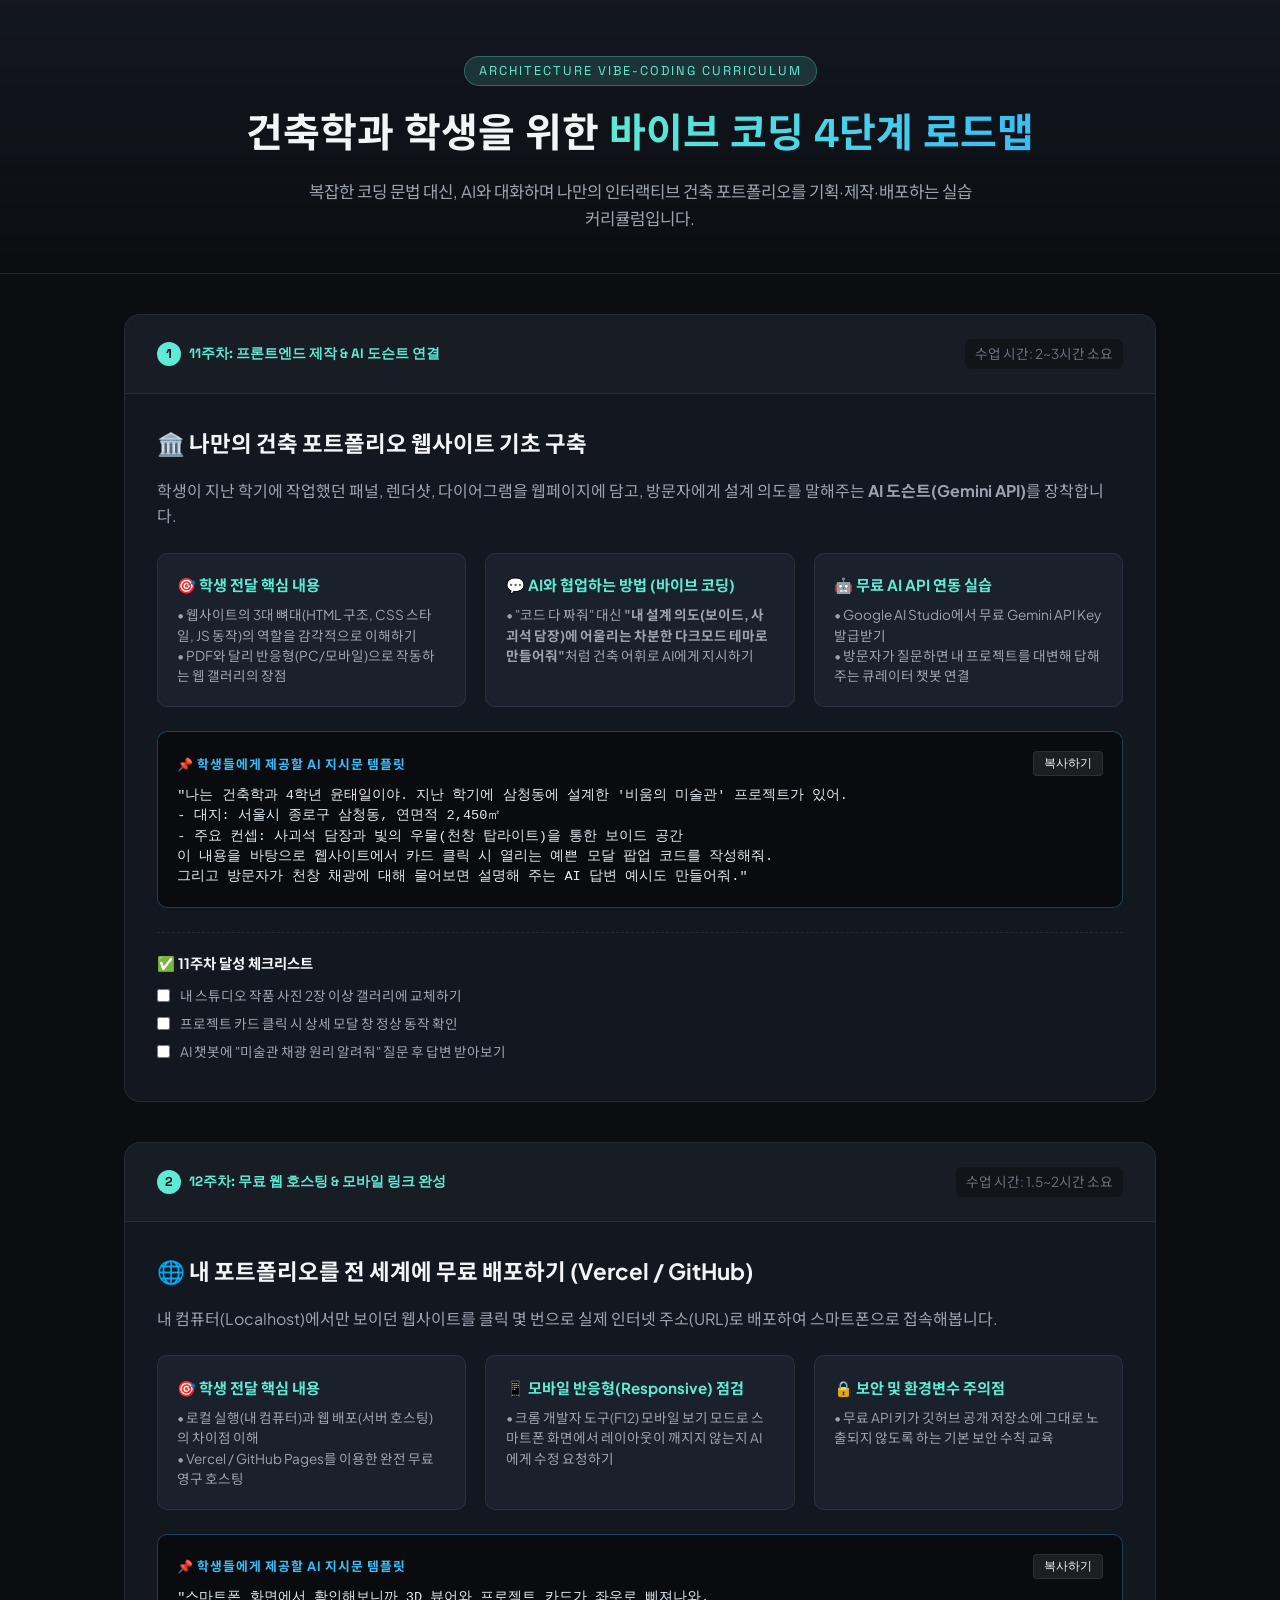
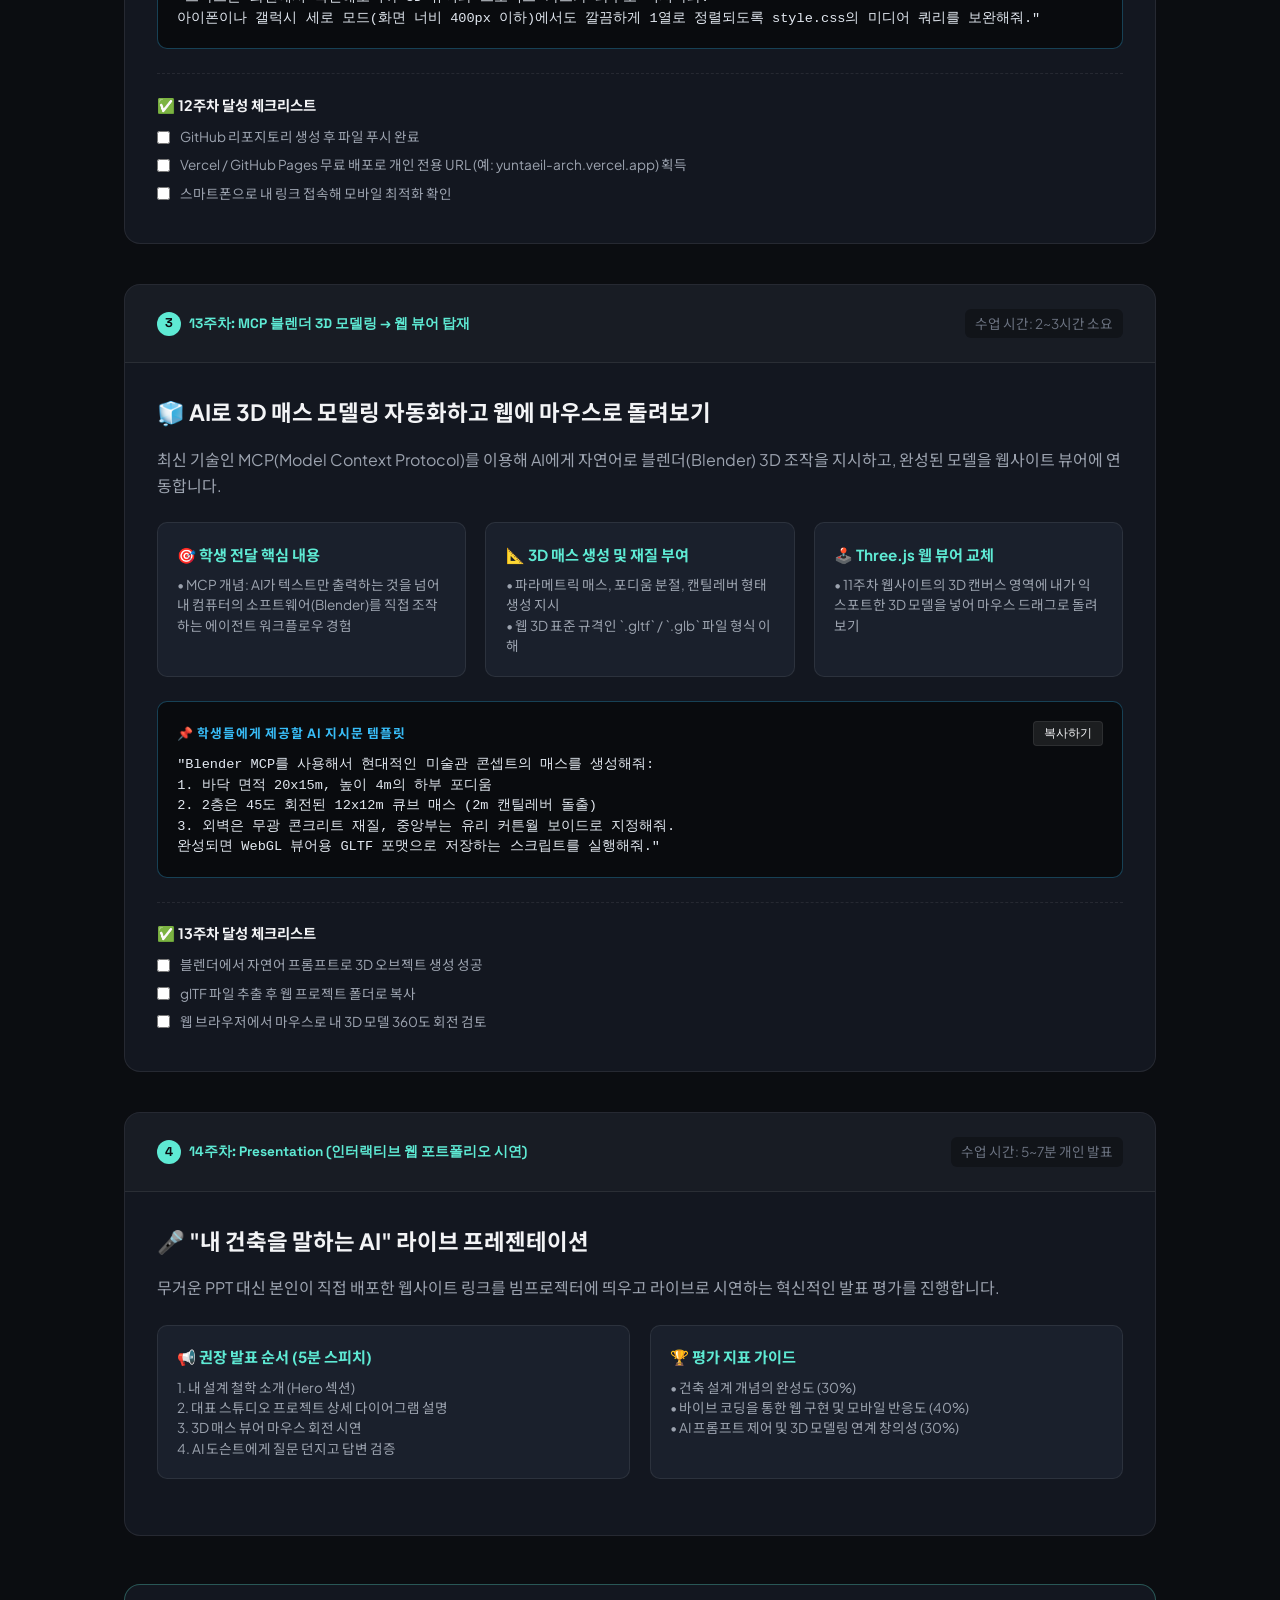
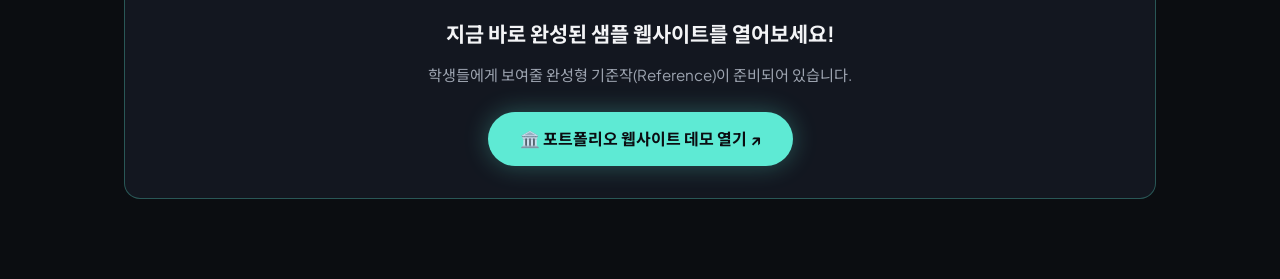
<file: curriculum.html>
<!DOCTYPE html>
<html lang="ko">
<head>
    <meta charset="UTF-8">
    <meta name="viewport" content="width=device-width, initial-scale=1.0">
    <title>건축학과 바이브 코딩 실습 로드맵 & 가이드</title>
    <link rel="preconnect" href="https://fonts.googleapis.com">
    <link rel="preconnect" href="https://fonts.gstatic.com" crossorigin>
    <link href="https://fonts.googleapis.com/css2?family=Plus+Jakarta+Sans:wght@400;600;700&family=Space+Grotesk:wght@500;700&family=Noto+Sans+KR:wght@300;400;500;700&display=swap" rel="stylesheet">
    <style>
        :root {
            --bg: #0b0d11;
            --surface: #131720;
            --surface-card: #1a202c;
            --border: rgba(255, 255, 255, 0.08);
            --border-accent: rgba(94, 234, 212, 0.3);
            --accent: #5eead4;
            --accent-glow: rgba(94, 234, 212, 0.15);
            --blue: #38bdf8;
            --purple: #a855f7;
            --text-main: #f3f4f6;
            --text-sub: #9ca3af;
            --text-muted: #6b7280;
            --radius-lg: 16px;
            --radius-md: 10px;
        }

        * { box-sizing: border-box; margin: 0; padding: 0; }
        body {
            background-color: var(--bg);
            color: var(--text-main);
            font-family: 'Plus Jakarta Sans', 'Noto Sans KR', sans-serif;
            line-height: 1.6;
            padding-bottom: 5rem;
        }

        /* Top Hero */
        .header {
            background: linear-gradient(180deg, rgba(20, 24, 33, 0.9) 0%, rgba(11, 13, 17, 0.4) 100%);
            border-bottom: 1px solid var(--border);
            padding: 3.5rem 2rem 2.5rem 2rem;
            text-align: center;
        }
        .tag {
            display: inline-block;
            font-family: 'Space Grotesk', sans-serif;
            font-size: 0.8rem;
            letter-spacing: 2px;
            color: var(--accent);
            background: var(--accent-glow);
            padding: 4px 14px;
            border-radius: 20px;
            border: 1px solid var(--border-accent);
            margin-bottom: 1rem;
        }
        .title {
            font-family: 'Space Grotesk', 'Noto Sans KR', sans-serif;
            font-size: 2.5rem;
            font-weight: 700;
            margin-bottom: 0.8rem;
        }
        .title span {
            background: linear-gradient(90deg, var(--accent), var(--blue));
            -webkit-background-clip: text;
            -webkit-text-fill-color: transparent;
        }
        .desc {
            max-width: 680px;
            margin: 0 auto;
            color: var(--text-sub);
            font-size: 1.05rem;
        }

        /* Main Container */
        .container {
            max-width: 1080px;
            margin: 2.5rem auto 0 auto;
            padding: 0 1.5rem;
        }

        /* Nav Pills */
        .phase-tabs {
            display: flex;
            justify-content: center;
            gap: 1rem;
            margin-bottom: 3rem;
            flex-wrap: wrap;
        }
        .tab-btn {
            background: var(--surface);
            border: 1px solid var(--border);
            color: var(--text-sub);
            padding: 0.75rem 1.6rem;
            border-radius: 30px;
            cursor: pointer;
            font-weight: 600;
            font-size: 0.95rem;
            transition: all 0.2s;
        }
        .tab-btn.active, .tab-btn:hover {
            border-color: var(--accent);
            color: var(--accent);
            background: rgba(94, 234, 212, 0.08);
        }

        /* Step Card */
        .step-card {
            background: var(--surface);
            border: 1px solid var(--border);
            border-radius: var(--radius-lg);
            margin-bottom: 2.5rem;
            overflow: hidden;
            transition: border-color 0.2s;
        }
        .step-card:hover {
            border-color: var(--border-accent);
        }
        .step-header {
            padding: 1.5rem 2rem;
            background: rgba(255, 255, 255, 0.02);
            border-bottom: 1px solid var(--border);
            display: flex;
            justify-content: space-between;
            align-items: center;
            flex-wrap: wrap;
            gap: 1rem;
        }
        .step-badge {
            font-family: 'Space Grotesk', sans-serif;
            font-size: 0.85rem;
            font-weight: 700;
            color: var(--accent);
            display: flex;
            align-items: center;
            gap: 8px;
        }
        .step-badge .num {
            background: var(--accent);
            color: #0b0d11;
            width: 24px;
            height: 24px;
            border-radius: 50%;
            display: inline-flex;
            align-items: center;
            justify-content: center;
            font-size: 0.8rem;
        }
        .step-time {
            font-size: 0.85rem;
            color: var(--text-muted);
            background: rgba(0,0,0,0.3);
            padding: 4px 10px;
            border-radius: 6px;
        }
        .step-body {
            padding: 2rem;
        }
        .step-title {
            font-size: 1.4rem;
            font-weight: 700;
            margin-bottom: 1rem;
            display: flex;
            align-items: center;
            gap: 10px;
        }
        .step-intro {
            color: var(--text-sub);
            margin-bottom: 1.5rem;
            font-size: 1rem;
        }

        /* Teaching Points Grid */
        .point-grid {
            display: grid;
            grid-template-columns: repeat(auto-fit, minmax(280px, 1fr));
            gap: 1.2rem;
            margin-bottom: 1.5rem;
        }
        .point-box {
            background: var(--surface-card);
            border: 1px solid var(--border);
            padding: 1.2rem;
            border-radius: var(--radius-md);
        }
        .point-box h4 {
            color: var(--accent);
            font-size: 0.95rem;
            margin-bottom: 0.5rem;
            display: flex;
            align-items: center;
            gap: 6px;
        }
        .point-box p {
            font-size: 0.85rem;
            color: var(--text-sub);
            line-height: 1.5;
        }

        /* Prompt Template Box (AI 바이브코딩 프롬프트) */
        .prompt-template {
            background: #090b0e;
            border: 1px solid rgba(56, 189, 248, 0.3);
            border-radius: var(--radius-md);
            padding: 1.2rem;
            margin-top: 1.2rem;
        }
        .prompt-header {
            display: flex;
            justify-content: space-between;
            align-items: center;
            margin-bottom: 0.6rem;
        }
        .prompt-label {
            font-size: 0.8rem;
            font-weight: 700;
            color: var(--blue);
            letter-spacing: 1px;
        }
        .btn-copy {
            background: rgba(255, 255, 255, 0.08);
            border: 1px solid var(--border);
            color: var(--text-main);
            padding: 3px 10px;
            font-size: 0.75rem;
            border-radius: 4px;
            cursor: pointer;
        }
        .btn-copy:hover {
            background: var(--accent);
            color: #000;
        }
        .prompt-code {
            font-family: monospace;
            font-size: 0.85rem;
            color: #e2e8f0;
            white-space: pre-wrap;
            line-height: 1.5;
        }

        /* Checklist */
        .checklist {
            margin-top: 1.5rem;
            padding-top: 1.2rem;
            border-top: 1px dashed var(--border);
        }
        .checklist h5 {
            font-size: 0.9rem;
            color: var(--text-main);
            margin-bottom: 0.6rem;
        }
        .check-item {
            display: flex;
            align-items: center;
            gap: 10px;
            font-size: 0.85rem;
            color: var(--text-sub);
            margin-bottom: 0.4rem;
        }
        .check-item input[type="checkbox"] {
            accent-color: var(--accent);
            cursor: pointer;
        }

        /* Floating action bottom */
        .launch-bar {
            text-align: center;
            margin-top: 3rem;
            padding: 2rem;
            background: var(--surface);
            border-radius: var(--radius-lg);
            border: 1px solid var(--border-accent);
        }
        .btn-live {
            display: inline-block;
            background: var(--accent);
            color: #0b0d11;
            font-weight: 700;
            padding: 0.9rem 2rem;
            border-radius: 30px;
            text-decoration: none;
            font-size: 1rem;
            box-shadow: 0 0 25px rgba(94, 234, 212, 0.3);
            transition: transform 0.2s;
        }
        .btn-live:hover {
            transform: scale(1.04);
        }
    </style>
</head>
<body>

    <!-- Header -->
    <header class="header">
        <span class="tag">ARCHITECTURE VIBE-CODING CURRICULUM</span>
        <h1 class="title">건축학과 학생을 위한 <span>바이브 코딩 4단계 로드맵</span></h1>
        <p class="desc">
            복잡한 코딩 문법 대신, AI와 대화하며 나만의 인터랙티브 건축 포트폴리오를 기획·제작·배포하는 실습 커리큘럼입니다.
        </p>
    </header>

    <div class="container">
        <!-- Week 11: 바이브코딩 3 -->
        <div class="step-card" id="week11">
            <div class="step-header">
                <div class="step-badge">
                    <span class="num">1</span>
                    <span>11주차: 프론트엔드 제작 & AI 도슨트 연결</span>
                </div>
                <span class="step-time">수업 시간: 2~3시간 소요</span>
            </div>
            <div class="step-body">
                <h3 class="step-title">🏛️ 나만의 건축 포트폴리오 웹사이트 기초 구축</h3>
                <p class="step-intro">
                    학생이 지난 학기에 작업했던 패널, 렌더샷, 다이어그램을 웹페이지에 담고, 방문자에게 설계 의도를 말해주는 <strong>AI 도슨트(Gemini API)</strong>를 장착합니다.
                </p>

                <div class="point-grid">
                    <div class="point-box">
                        <h4>🎯 학생 전달 핵심 내용</h4>
                        <p>• 웹사이트의 3대 뼈대(HTML 구조, CSS 스타일, JS 동작)의 역할을 감각적으로 이해하기<br>• PDF와 달리 반응형(PC/모바일)으로 작동하는 웹 갤러리의 장점</p>
                    </div>
                    <div class="point-box">
                        <h4>💬 AI와 협업하는 방법 (바이브 코딩)</h4>
                        <p>• "코드 다 짜줘" 대신 <strong>"내 설계 의도(보이드, 사괴석 담장)에 어울리는 차분한 다크모드 테마로 만들어줘"</strong>처럼 건축 어휘로 AI에게 지시하기</p>
                    </div>
                    <div class="point-box">
                        <h4>🤖 무료 AI API 연동 실습</h4>
                        <p>• Google AI Studio에서 무료 Gemini API Key 발급받기<br>• 방문자가 질문하면 내 프로젝트를 대변해 답해주는 큐레이터 챗봇 연결</p>
                    </div>
                </div>

                <!-- Copiable Prompt Template -->
                <div class="prompt-template">
                    <div class="prompt-header">
                        <span class="prompt-label">📌 학생들에게 제공할 AI 지시문 템플릿</span>
                        <button class="btn-copy" onclick="copyPrompt('prompt-1')">복사하기</button>
                    </div>
                    <pre class="prompt-code" id="prompt-1">"나는 건축학과 4학년 윤태일이야. 지난 학기에 삼청동에 설계한 '비움의 미술관' 프로젝트가 있어.
- 대지: 서울시 종로구 삼청동, 연면적 2,450㎡
- 주요 컨셉: 사괴석 담장과 빛의 우물(천창 탑라이트)을 통한 보이드 공간
이 내용을 바탕으로 웹사이트에서 카드 클릭 시 열리는 예쁜 모달 팝업 코드를 작성해줘.
그리고 방문자가 천창 채광에 대해 물어보면 설명해 주는 AI 답변 예시도 만들어줘."</pre>
                </div>

                <div class="checklist">
                    <h5>✅ 11주차 달성 체크리스트</h5>
                    <div class="check-item"><input type="checkbox"> 내 스튜디오 작품 사진 2장 이상 갤러리에 교체하기</div>
                    <div class="check-item"><input type="checkbox"> 프로젝트 카드 클릭 시 상세 모달 창 정상 동작 확인</div>
                    <div class="check-item"><input type="checkbox"> AI 챗봇에 "미술관 채광 원리 알려줘" 질문 후 답변 받아보기</div>
                </div>
            </div>
        </div>

        <!-- Week 12: 바이브코딩 4 -->
        <div class="step-card" id="week12">
            <div class="step-header">
                <div class="step-badge">
                    <span class="num">2</span>
                    <span>12주차: 무료 웹 호스팅 & 모바일 링크 완성</span>
                </div>
                <span class="step-time">수업 시간: 1.5~2시간 소요</span>
            </div>
            <div class="step-body">
                <h3 class="step-title">🌐 내 포트폴리오를 전 세계에 무료 배포하기 (Vercel / GitHub)</h3>
                <p class="step-intro">
                    내 컴퓨터(Localhost)에서만 보이던 웹사이트를 클릭 몇 번으로 실제 인터넷 주소(URL)로 배포하여 스마트폰으로 접속해봅니다.
                </p>

                <div class="point-grid">
                    <div class="point-box">
                        <h4>🎯 학생 전달 핵심 내용</h4>
                        <p>• 로컬 실행(내 컴퓨터)과 웹 배포(서버 호스팅)의 차이점 이해<br>• Vercel / GitHub Pages를 이용한 완전 무료 영구 호스팅</p>
                    </div>
                    <div class="point-box">
                        <h4>📱 모바일 반응형(Responsive) 점검</h4>
                        <p>• 크롬 개발자 도구(F12) 모바일 보기 모드로 스마트폰 화면에서 레이아웃이 깨지지 않는지 AI에게 수정 요청하기</p>
                    </div>
                    <div class="point-box">
                        <h4>🔒 보안 및 환경변수 주의점</h4>
                        <p>• 무료 API 키가 깃허브 공개 저장소에 그대로 노출되지 않도록 하는 기본 보안 수칙 교육</p>
                    </div>
                </div>

                <!-- Copiable Prompt Template -->
                <div class="prompt-template">
                    <div class="prompt-header">
                        <span class="prompt-label">📌 학생들에게 제공할 AI 지시문 템플릿</span>
                        <button class="btn-copy" onclick="copyPrompt('prompt-2')">복사하기</button>
                    </div>
                    <pre class="prompt-code" id="prompt-2">"스마트폰 화면에서 확인해보니까 3D 뷰어와 프로젝트 카드가 좌우로 삐져나와.
아이폰이나 갤럭시 세로 모드(화면 너비 400px 이하)에서도 깔끔하게 1열로 정렬되도록 style.css의 미디어 쿼리를 보완해줘."</pre>
                </div>

                <div class="checklist">
                    <h5>✅ 12주차 달성 체크리스트</h5>
                    <div class="check-item"><input type="checkbox"> GitHub 리포지토리 생성 후 파일 푸시 완료</div>
                    <div class="check-item"><input type="checkbox"> Vercel / GitHub Pages 무료 배포로 개인 전용 URL (예: yuntaeil-arch.vercel.app) 획득</div>
                    <div class="check-item"><input type="checkbox"> 스마트폰으로 내 링크 접속해 모바일 최적화 확인</div>
                </div>
            </div>
        </div>

        <!-- Week 13: 바이브코딩 5 -->
        <div class="step-card" id="week13">
            <div class="step-header">
                <div class="step-badge">
                    <span class="num">3</span>
                    <span>13주차: MCP 블렌더 3D 모델링 → 웹 뷰어 탑재</span>
                </div>
                <span class="step-time">수업 시간: 2~3시간 소요</span>
            </div>
            <div class="step-body">
                <h3 class="step-title">🧊 AI로 3D 매스 모델링 자동화하고 웹에 마우스로 돌려보기</h3>
                <p class="step-intro">
                    최신 기술인 MCP(Model Context Protocol)를 이용해 AI에게 자연어로 블렌더(Blender) 3D 조작을 지시하고, 완성된 모델을 웹사이트 뷰어에 연동합니다.
                </p>

                <div class="point-grid">
                    <div class="point-box">
                        <h4>🎯 학생 전달 핵심 내용</h4>
                        <p>• MCP 개념: AI가 텍스트만 출력하는 것을 넘어 내 컴퓨터의 소프트웨어(Blender)를 직접 조작하는 에이전트 워크플로우 경험</p>
                    </div>
                    <div class="point-box">
                        <h4>📐 3D 매스 생성 및 재질 부여</h4>
                        <p>• 파라메트릭 매스, 포디움 분절, 캔틸레버 형태 생성 지시<br>• 웹 3D 표준 규격인 `.gltf` / `.glb` 파일 형식 이해</p>
                    </div>
                    <div class="point-box">
                        <h4>🕹️ Three.js 웹 뷰어 교체</h4>
                        <p>• 11주차 웹사이트의 3D 캔버스 영역에 내가 익스포트한 3D 모델을 넣어 마우스 드래그로 돌려보기</p>
                    </div>
                </div>

                <!-- Copiable Prompt Template -->
                <div class="prompt-template">
                    <div class="prompt-header">
                        <span class="prompt-label">📌 학생들에게 제공할 AI 지시문 템플릿</span>
                        <button class="btn-copy" onclick="copyPrompt('prompt-3')">복사하기</button>
                    </div>
                    <pre class="prompt-code" id="prompt-3">"Blender MCP를 사용해서 현대적인 미술관 콘셉트의 매스를 생성해줘:
1. 바닥 면적 20x15m, 높이 4m의 하부 포디움
2. 2층은 45도 회전된 12x12m 큐브 매스 (2m 캔틸레버 돌출)
3. 외벽은 무광 콘크리트 재질, 중앙부는 유리 커튼월 보이드로 지정해줘.
완성되면 WebGL 뷰어용 GLTF 포맷으로 저장하는 스크립트를 실행해줘."</pre>
                </div>

                <div class="checklist">
                    <h5>✅ 13주차 달성 체크리스트</h5>
                    <div class="check-item"><input type="checkbox"> 블렌더에서 자연어 프롬프트로 3D 오브젝트 생성 성공</div>
                    <div class="check-item"><input type="checkbox"> glTF 파일 추출 후 웹 프로젝트 폴더로 복사</div>
                    <div class="check-item"><input type="checkbox"> 웹 브라우저에서 마우스로 내 3D 모델 360도 회전 검토</div>
                </div>
            </div>
        </div>

        <!-- Week 14: 최종 발표 -->
        <div class="step-card" id="week14">
            <div class="step-header">
                <div class="step-badge">
                    <span class="num">4</span>
                    <span>14주차: Presentation (인터랙티브 웹 포트폴리오 시연)</span>
                </div>
                <span class="step-time">수업 시간: 5~7분 개인 발표</span>
            </div>
            <div class="step-body">
                <h3 class="step-title">🎤 "내 건축을 말하는 AI" 라이브 프레젠테이션</h3>
                <p class="step-intro">
                    무거운 PPT 대신 본인이 직접 배포한 웹사이트 링크를 빔프로젝터에 띄우고 라이브로 시연하는 혁신적인 발표 평가를 진행합니다.
                </p>

                <div class="point-grid">
                    <div class="point-box">
                        <h4>📢 권장 발표 순서 (5분 스피치)</h4>
                        <p>1. 내 설계 철학 소개 (Hero 섹션)<br>2. 대표 스튜디오 프로젝트 상세 다이어그램 설명<br>3. 3D 매스 뷰어 마우스 회전 시연<br>4. AI 도슨트에게 질문 던지고 답변 검증</p>
                    </div>
                    <div class="point-box">
                        <h4>🏆 평가 지표 가이드</h4>
                        <p>• 건축 설계 개념의 완성도 (30%)<br>• 바이브 코딩을 통한 웹 구현 및 모바일 반응도 (40%)<br>• AI 프롬프트 제어 및 3D 모델링 연계 창의성 (30%)</p>
                    </div>
                </div>
            </div>
        </div>

        <!-- Launch Web Link Box -->
        <div class="launch-bar">
            <h3 style="margin-bottom: 0.8rem; font-size: 1.3rem;">지금 바로 완성된 샘플 웹사이트를 열어보세요!</h3>
            <p style="color: var(--text-sub); margin-bottom: 1.5rem; font-size: 0.95rem;">
                학생들에게 보여줄 완성형 기준작(Reference)이 준비되어 있습니다.
            </p>
            <a href="index.html" class="btn-live" target="_blank">🏛️ 포트폴리오 웹사이트 데모 열기 ↗</a>
        </div>
    </div>

    <script>
        function copyPrompt(id) {
            const text = document.getElementById(id).innerText;
            navigator.clipboard.writeText(text).then(() => {
                alert('프롬프트 템플릿이 클립보드에 복사되었습니다! AI 채팅창에 붙여넣어 사용하세요.');
            });
        }
    </script>
</body>
</html>
</file>
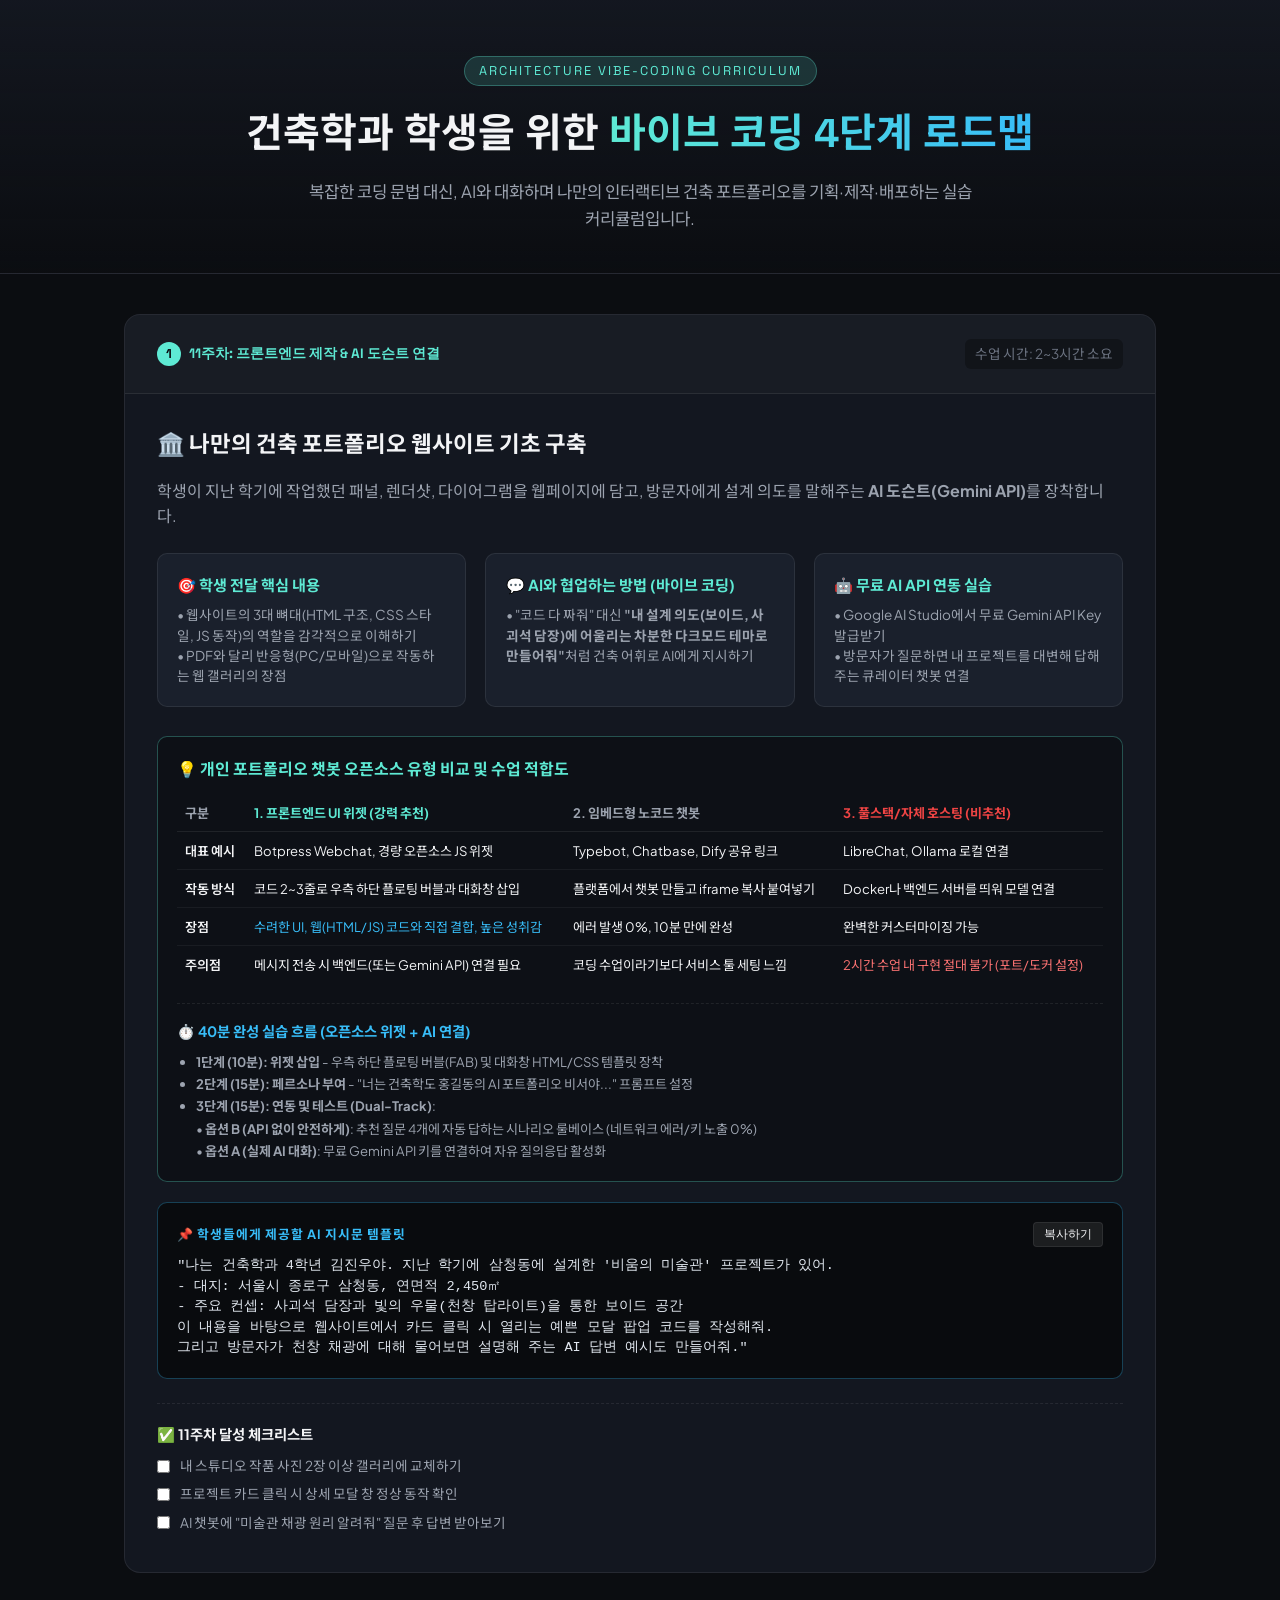
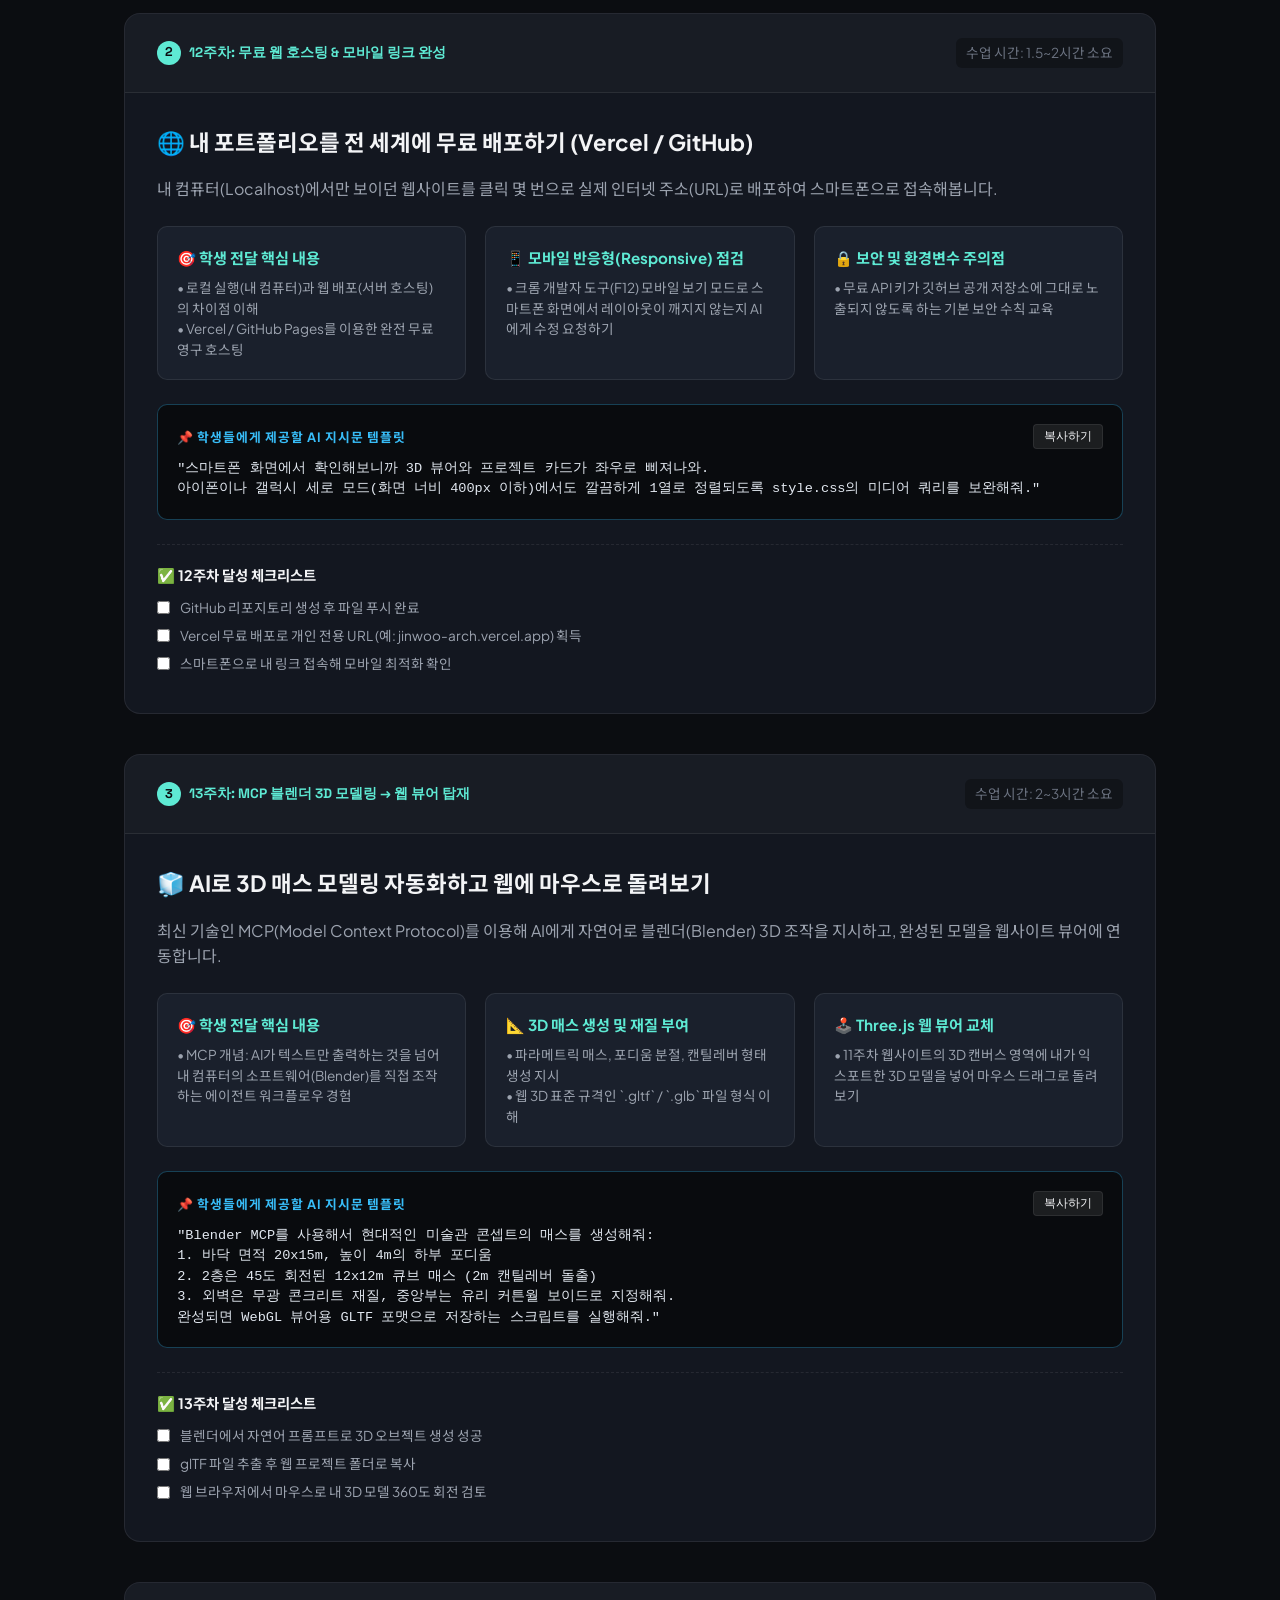
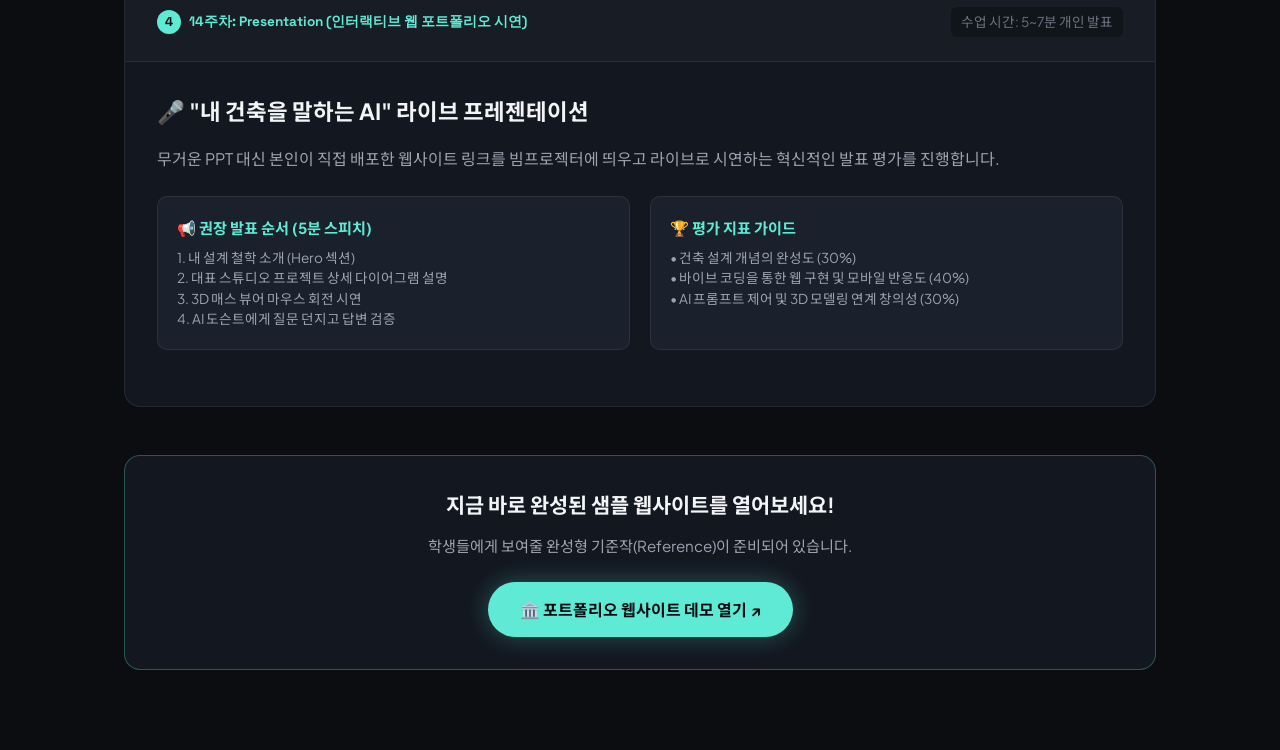
<file: 01_학생_실습용_템플릿/curriculum.html>
<!DOCTYPE html>
<html lang="ko">
<head>
    <meta charset="UTF-8">
    <meta name="viewport" content="width=device-width, initial-scale=1.0">
    <title>건축학과 바이브 코딩 실습 로드맵 & 가이드</title>
    <link rel="preconnect" href="https://fonts.googleapis.com">
    <link rel="preconnect" href="https://fonts.gstatic.com" crossorigin>
    <link href="https://fonts.googleapis.com/css2?family=Plus+Jakarta+Sans:wght@400;600;700&family=Space+Grotesk:wght@500;700&family=Noto+Sans+KR:wght@300;400;500;700&display=swap" rel="stylesheet">
    <style>
        :root {
            --bg: #0b0d11;
            --surface: #131720;
            --surface-card: #1a202c;
            --border: rgba(255, 255, 255, 0.08);
            --border-accent: rgba(94, 234, 212, 0.3);
            --accent: #5eead4;
            --accent-glow: rgba(94, 234, 212, 0.15);
            --blue: #38bdf8;
            --purple: #a855f7;
            --text-main: #f3f4f6;
            --text-sub: #9ca3af;
            --text-muted: #6b7280;
            --radius-lg: 16px;
            --radius-md: 10px;
        }

        * { box-sizing: border-box; margin: 0; padding: 0; }
        body {
            background-color: var(--bg);
            color: var(--text-main);
            font-family: 'Plus Jakarta Sans', 'Noto Sans KR', sans-serif;
            line-height: 1.6;
            padding-bottom: 5rem;
        }

        /* Top Hero */
        .header {
            background: linear-gradient(180deg, rgba(20, 24, 33, 0.9) 0%, rgba(11, 13, 17, 0.4) 100%);
            border-bottom: 1px solid var(--border);
            padding: 3.5rem 2rem 2.5rem 2rem;
            text-align: center;
        }
        .tag {
            display: inline-block;
            font-family: 'Space Grotesk', sans-serif;
            font-size: 0.8rem;
            letter-spacing: 2px;
            color: var(--accent);
            background: var(--accent-glow);
            padding: 4px 14px;
            border-radius: 20px;
            border: 1px solid var(--border-accent);
            margin-bottom: 1rem;
        }
        .title {
            font-family: 'Space Grotesk', 'Noto Sans KR', sans-serif;
            font-size: 2.5rem;
            font-weight: 700;
            margin-bottom: 0.8rem;
        }
        .title span {
            background: linear-gradient(90deg, var(--accent), var(--blue));
            -webkit-background-clip: text;
            -webkit-text-fill-color: transparent;
        }
        .desc {
            max-width: 680px;
            margin: 0 auto;
            color: var(--text-sub);
            font-size: 1.05rem;
        }

        /* Main Container */
        .container {
            max-width: 1080px;
            margin: 2.5rem auto 0 auto;
            padding: 0 1.5rem;
        }

        /* Nav Pills */
        .phase-tabs {
            display: flex;
            justify-content: center;
            gap: 1rem;
            margin-bottom: 3rem;
            flex-wrap: wrap;
        }
        .tab-btn {
            background: var(--surface);
            border: 1px solid var(--border);
            color: var(--text-sub);
            padding: 0.75rem 1.6rem;
            border-radius: 30px;
            cursor: pointer;
            font-weight: 600;
            font-size: 0.95rem;
            transition: all 0.2s;
        }
        .tab-btn.active, .tab-btn:hover {
            border-color: var(--accent);
            color: var(--accent);
            background: rgba(94, 234, 212, 0.08);
        }

        /* Step Card */
        .step-card {
            background: var(--surface);
            border: 1px solid var(--border);
            border-radius: var(--radius-lg);
            margin-bottom: 2.5rem;
            overflow: hidden;
            transition: border-color 0.2s;
        }
        .step-card:hover {
            border-color: var(--border-accent);
        }
        .step-header {
            padding: 1.5rem 2rem;
            background: rgba(255, 255, 255, 0.02);
            border-bottom: 1px solid var(--border);
            display: flex;
            justify-content: space-between;
            align-items: center;
            flex-wrap: wrap;
            gap: 1rem;
        }
        .step-badge {
            font-family: 'Space Grotesk', sans-serif;
            font-size: 0.85rem;
            font-weight: 700;
            color: var(--accent);
            display: flex;
            align-items: center;
            gap: 8px;
        }
        .step-badge .num {
            background: var(--accent);
            color: #0b0d11;
            width: 24px;
            height: 24px;
            border-radius: 50%;
            display: inline-flex;
            align-items: center;
            justify-content: center;
            font-size: 0.8rem;
        }
        .step-time {
            font-size: 0.85rem;
            color: var(--text-muted);
            background: rgba(0,0,0,0.3);
            padding: 4px 10px;
            border-radius: 6px;
        }
        .step-body {
            padding: 2rem;
        }
        .step-title {
            font-size: 1.4rem;
            font-weight: 700;
            margin-bottom: 1rem;
            display: flex;
            align-items: center;
            gap: 10px;
        }
        .step-intro {
            color: var(--text-sub);
            margin-bottom: 1.5rem;
            font-size: 1rem;
        }

        /* Teaching Points Grid */
        .point-grid {
            display: grid;
            grid-template-columns: repeat(auto-fit, minmax(280px, 1fr));
            gap: 1.2rem;
            margin-bottom: 1.5rem;
        }
        .point-box {
            background: var(--surface-card);
            border: 1px solid var(--border);
            padding: 1.2rem;
            border-radius: var(--radius-md);
        }
        .point-box h4 {
            color: var(--accent);
            font-size: 0.95rem;
            margin-bottom: 0.5rem;
            display: flex;
            align-items: center;
            gap: 6px;
        }
        .point-box p {
            font-size: 0.85rem;
            color: var(--text-sub);
            line-height: 1.5;
        }

        /* Prompt Template Box (AI 바이브코딩 프롬프트) */
        .prompt-template {
            background: #090b0e;
            border: 1px solid rgba(56, 189, 248, 0.3);
            border-radius: var(--radius-md);
            padding: 1.2rem;
            margin-top: 1.2rem;
        }
        .prompt-header {
            display: flex;
            justify-content: space-between;
            align-items: center;
            margin-bottom: 0.6rem;
        }
        .prompt-label {
            font-size: 0.8rem;
            font-weight: 700;
            color: var(--blue);
            letter-spacing: 1px;
        }
        .btn-copy {
            background: rgba(255, 255, 255, 0.08);
            border: 1px solid var(--border);
            color: var(--text-main);
            padding: 3px 10px;
            font-size: 0.75rem;
            border-radius: 4px;
            cursor: pointer;
        }
        .btn-copy:hover {
            background: var(--accent);
            color: #000;
        }
        .prompt-code {
            font-family: monospace;
            font-size: 0.85rem;
            color: #e2e8f0;
            white-space: pre-wrap;
            line-height: 1.5;
        }

        /* Checklist */
        .checklist {
            margin-top: 1.5rem;
            padding-top: 1.2rem;
            border-top: 1px dashed var(--border);
        }
        .checklist h5 {
            font-size: 0.9rem;
            color: var(--text-main);
            margin-bottom: 0.6rem;
        }
        .check-item {
            display: flex;
            align-items: center;
            gap: 10px;
            font-size: 0.85rem;
            color: var(--text-sub);
            margin-bottom: 0.4rem;
        }
        .check-item input[type="checkbox"] {
            accent-color: var(--accent);
            cursor: pointer;
        }

        /* Floating action bottom */
        .launch-bar {
            text-align: center;
            margin-top: 3rem;
            padding: 2rem;
            background: var(--surface);
            border-radius: var(--radius-lg);
            border: 1px solid var(--border-accent);
        }
        .btn-live {
            display: inline-block;
            background: var(--accent);
            color: #0b0d11;
            font-weight: 700;
            padding: 0.9rem 2rem;
            border-radius: 30px;
            text-decoration: none;
            font-size: 1rem;
            box-shadow: 0 0 25px rgba(94, 234, 212, 0.3);
            transition: transform 0.2s;
        }
        .btn-live:hover {
            transform: scale(1.04);
        }
    </style>
</head>
<body>

    <!-- Header -->
    <header class="header">
        <span class="tag">ARCHITECTURE VIBE-CODING CURRICULUM</span>
        <h1 class="title">건축학과 학생을 위한 <span>바이브 코딩 4단계 로드맵</span></h1>
        <p class="desc">
            복잡한 코딩 문법 대신, AI와 대화하며 나만의 인터랙티브 건축 포트폴리오를 기획·제작·배포하는 실습 커리큘럼입니다.
        </p>
    </header>

    <div class="container">
        <!-- Week 11: 바이브코딩 3 -->
        <div class="step-card" id="week11">
            <div class="step-header">
                <div class="step-badge">
                    <span class="num">1</span>
                    <span>11주차: 프론트엔드 제작 & AI 도슨트 연결</span>
                </div>
                <span class="step-time">수업 시간: 2~3시간 소요</span>
            </div>
            <div class="step-body">
                <h3 class="step-title">🏛️ 나만의 건축 포트폴리오 웹사이트 기초 구축</h3>
                <p class="step-intro">
                    학생이 지난 학기에 작업했던 패널, 렌더샷, 다이어그램을 웹페이지에 담고, 방문자에게 설계 의도를 말해주는 <strong>AI 도슨트(Gemini API)</strong>를 장착합니다.
                </p>

                <div class="point-grid">
                    <div class="point-box">
                        <h4>🎯 학생 전달 핵심 내용</h4>
                        <p>• 웹사이트의 3대 뼈대(HTML 구조, CSS 스타일, JS 동작)의 역할을 감각적으로 이해하기<br>• PDF와 달리 반응형(PC/모바일)으로 작동하는 웹 갤러리의 장점</p>
                    </div>
                    <div class="point-box">
                        <h4>💬 AI와 협업하는 방법 (바이브 코딩)</h4>
                        <p>• "코드 다 짜줘" 대신 <strong>"내 설계 의도(보이드, 사괴석 담장)에 어울리는 차분한 다크모드 테마로 만들어줘"</strong>처럼 건축 어휘로 AI에게 지시하기</p>
                    </div>
                    <div class="point-box">
                        <h4>🤖 무료 AI API 연동 실습</h4>
                        <p>• Google AI Studio에서 무료 Gemini API Key 발급받기<br>• 방문자가 질문하면 내 프로젝트를 대변해 답해주는 큐레이터 챗봇 연결</p>
                    </div>
                </div>

                <!-- 💡 챗봇 오픈소스 3대 유형 비교표 (신규 반영) -->
                <div style="margin-top: 1.8rem; background: rgba(0,0,0,0.3); border: 1px solid var(--border-accent); border-radius: var(--radius-md); padding: 1.2rem;">
                    <h4 style="color: var(--accent); font-size: 1rem; margin-bottom: 0.8rem;">💡 개인 포트폴리오 챗봇 오픈소스 유형 비교 및 수업 적합도</h4>
                    <div style="overflow-x: auto;">
                        <table style="width: 100%; border-collapse: collapse; font-size: 0.82rem; text-align: left;">
                            <thead>
                                <tr style="border-bottom: 1px solid var(--border); color: var(--text-sub);">
                                    <th style="padding: 8px;">구분</th>
                                    <th style="padding: 8px; color: var(--accent);">1. 프론트엔드 UI 위젯 (강력 추천)</th>
                                    <th style="padding: 8px;">2. 임베드형 노코드 챗봇</th>
                                    <th style="padding: 8px; color: #ef4444;">3. 풀스택/자체 호스팅 (비추천)</th>
                                </tr>
                            </thead>
                            <tbody>
                                <tr style="border-bottom: 1px solid rgba(255,255,255,0.05);">
                                    <td style="padding: 8px; font-weight: 600;">대표 예시</td>
                                    <td style="padding: 8px; color: var(--text-main);">Botpress Webchat, 경량 오픈소스 JS 위젯</td>
                                    <td style="padding: 8px;">Typebot, Chatbase, Dify 공유 링크</td>
                                    <td style="padding: 8px;">LibreChat, Ollama 로컬 연결</td>
                                </tr>
                                <tr style="border-bottom: 1px solid rgba(255,255,255,0.05);">
                                    <td style="padding: 8px; font-weight: 600;">작동 방식</td>
                                    <td style="padding: 8px;">코드 2~3줄로 우측 하단 플로팅 버블과 대화창 삽입</td>
                                    <td style="padding: 8px;">플랫폼에서 챗봇 만들고 iframe 복사 붙여넣기</td>
                                    <td style="padding: 8px;">Docker나 백엔드 서버를 띄워 모델 연결</td>
                                </tr>
                                <tr style="border-bottom: 1px solid rgba(255,255,255,0.05);">
                                    <td style="padding: 8px; font-weight: 600;">장점</td>
                                    <td style="padding: 8px; color: #38bdf8;">수려한 UI, 웹(HTML/JS) 코드와 직접 결합, 높은 성취감</td>
                                    <td style="padding: 8px;">에러 발생 0%, 10분 만에 완성</td>
                                    <td style="padding: 8px;">완벽한 커스터마이징 가능</td>
                                </tr>
                                <tr>
                                    <td style="padding: 8px; font-weight: 600;">주의점</td>
                                    <td style="padding: 8px;">메시지 전송 시 백엔드(또는 Gemini API) 연결 필요</td>
                                    <td style="padding: 8px;">코딩 수업이라기보다 서비스 툴 세팅 느낌</td>
                                    <td style="padding: 8px; color: #f87171;">2시간 수업 내 구현 절대 불가 (포트/도커 설정)</td>
                                </tr>
                            </tbody>
                        </table>
                    </div>

                    <!-- 실습 3단계 흐름 -->
                    <div style="margin-top: 1.2rem; padding-top: 1rem; border-top: 1px dashed var(--border);">
                        <h5 style="color: var(--blue); font-size: 0.9rem; margin-bottom: 0.5rem;">⏱️ 40분 완성 실습 흐름 (오픈소스 위젯 + AI 연결)</h5>
                        <ul style="font-size: 0.82rem; color: var(--text-sub); line-height: 1.7; padding-left: 1.2rem;">
                            <li><strong>1단계 (10분): 위젯 삽입</strong> - 우측 하단 플로팅 버블(FAB) 및 대화창 HTML/CSS 템플릿 장착</li>
                            <li><strong>2단계 (15분): 페르소나 부여</strong> - "너는 건축학도 홍길동의 AI 포트폴리오 비서야..." 프롬프트 설정</li>
                            <li><strong>3단계 (15분): 연동 및 테스트 (Dual-Track)</strong>:
                                <br>• <strong>옵션 B (API 없이 안전하게)</strong>: 추천 질문 4개에 자동 답하는 시나리오 룰베이스 (네트워크 에러/키 노출 0%)
                                <br>• <strong>옵션 A (실제 AI 대화)</strong>: 무료 Gemini API 키를 연결하여 자유 질의응답 활성화
                            </li>
                        </ul>
                    </div>
                </div>

                <!-- Copiable Prompt Template -->
                <div class="prompt-template">
                    <div class="prompt-header">
                        <span class="prompt-label">📌 학생들에게 제공할 AI 지시문 템플릿</span>
                        <button class="btn-copy" onclick="copyPrompt('prompt-1')">복사하기</button>
                    </div>
                    <pre class="prompt-code" id="prompt-1">"나는 건축학과 4학년 김진우야. 지난 학기에 삼청동에 설계한 '비움의 미술관' 프로젝트가 있어.
- 대지: 서울시 종로구 삼청동, 연면적 2,450㎡
- 주요 컨셉: 사괴석 담장과 빛의 우물(천창 탑라이트)을 통한 보이드 공간
이 내용을 바탕으로 웹사이트에서 카드 클릭 시 열리는 예쁜 모달 팝업 코드를 작성해줘.
그리고 방문자가 천창 채광에 대해 물어보면 설명해 주는 AI 답변 예시도 만들어줘."</pre>
                </div>

                <div class="checklist">
                    <h5>✅ 11주차 달성 체크리스트</h5>
                    <div class="check-item"><input type="checkbox"> 내 스튜디오 작품 사진 2장 이상 갤러리에 교체하기</div>
                    <div class="check-item"><input type="checkbox"> 프로젝트 카드 클릭 시 상세 모달 창 정상 동작 확인</div>
                    <div class="check-item"><input type="checkbox"> AI 챗봇에 "미술관 채광 원리 알려줘" 질문 후 답변 받아보기</div>
                </div>
            </div>
        </div>

        <!-- Week 12: 바이브코딩 4 -->
        <div class="step-card" id="week12">
            <div class="step-header">
                <div class="step-badge">
                    <span class="num">2</span>
                    <span>12주차: 무료 웹 호스팅 & 모바일 링크 완성</span>
                </div>
                <span class="step-time">수업 시간: 1.5~2시간 소요</span>
            </div>
            <div class="step-body">
                <h3 class="step-title">🌐 내 포트폴리오를 전 세계에 무료 배포하기 (Vercel / GitHub)</h3>
                <p class="step-intro">
                    내 컴퓨터(Localhost)에서만 보이던 웹사이트를 클릭 몇 번으로 실제 인터넷 주소(URL)로 배포하여 스마트폰으로 접속해봅니다.
                </p>

                <div class="point-grid">
                    <div class="point-box">
                        <h4>🎯 학생 전달 핵심 내용</h4>
                        <p>• 로컬 실행(내 컴퓨터)과 웹 배포(서버 호스팅)의 차이점 이해<br>• Vercel / GitHub Pages를 이용한 완전 무료 영구 호스팅</p>
                    </div>
                    <div class="point-box">
                        <h4>📱 모바일 반응형(Responsive) 점검</h4>
                        <p>• 크롬 개발자 도구(F12) 모바일 보기 모드로 스마트폰 화면에서 레이아웃이 깨지지 않는지 AI에게 수정 요청하기</p>
                    </div>
                    <div class="point-box">
                        <h4>🔒 보안 및 환경변수 주의점</h4>
                        <p>• 무료 API 키가 깃허브 공개 저장소에 그대로 노출되지 않도록 하는 기본 보안 수칙 교육</p>
                    </div>
                </div>

                <!-- Copiable Prompt Template -->
                <div class="prompt-template">
                    <div class="prompt-header">
                        <span class="prompt-label">📌 학생들에게 제공할 AI 지시문 템플릿</span>
                        <button class="btn-copy" onclick="copyPrompt('prompt-2')">복사하기</button>
                    </div>
                    <pre class="prompt-code" id="prompt-2">"스마트폰 화면에서 확인해보니까 3D 뷰어와 프로젝트 카드가 좌우로 삐져나와.
아이폰이나 갤럭시 세로 모드(화면 너비 400px 이하)에서도 깔끔하게 1열로 정렬되도록 style.css의 미디어 쿼리를 보완해줘."</pre>
                </div>

                <div class="checklist">
                    <h5>✅ 12주차 달성 체크리스트</h5>
                    <div class="check-item"><input type="checkbox"> GitHub 리포지토리 생성 후 파일 푸시 완료</div>
                    <div class="check-item"><input type="checkbox"> Vercel 무료 배포로 개인 전용 URL (예: jinwoo-arch.vercel.app) 획득</div>
                    <div class="check-item"><input type="checkbox"> 스마트폰으로 내 링크 접속해 모바일 최적화 확인</div>
                </div>
            </div>
        </div>

        <!-- Week 13: 바이브코딩 5 -->
        <div class="step-card" id="week13">
            <div class="step-header">
                <div class="step-badge">
                    <span class="num">3</span>
                    <span>13주차: MCP 블렌더 3D 모델링 → 웹 뷰어 탑재</span>
                </div>
                <span class="step-time">수업 시간: 2~3시간 소요</span>
            </div>
            <div class="step-body">
                <h3 class="step-title">🧊 AI로 3D 매스 모델링 자동화하고 웹에 마우스로 돌려보기</h3>
                <p class="step-intro">
                    최신 기술인 MCP(Model Context Protocol)를 이용해 AI에게 자연어로 블렌더(Blender) 3D 조작을 지시하고, 완성된 모델을 웹사이트 뷰어에 연동합니다.
                </p>

                <div class="point-grid">
                    <div class="point-box">
                        <h4>🎯 학생 전달 핵심 내용</h4>
                        <p>• MCP 개념: AI가 텍스트만 출력하는 것을 넘어 내 컴퓨터의 소프트웨어(Blender)를 직접 조작하는 에이전트 워크플로우 경험</p>
                    </div>
                    <div class="point-box">
                        <h4>📐 3D 매스 생성 및 재질 부여</h4>
                        <p>• 파라메트릭 매스, 포디움 분절, 캔틸레버 형태 생성 지시<br>• 웹 3D 표준 규격인 `.gltf` / `.glb` 파일 형식 이해</p>
                    </div>
                    <div class="point-box">
                        <h4>🕹️ Three.js 웹 뷰어 교체</h4>
                        <p>• 11주차 웹사이트의 3D 캔버스 영역에 내가 익스포트한 3D 모델을 넣어 마우스 드래그로 돌려보기</p>
                    </div>
                </div>

                <!-- Copiable Prompt Template -->
                <div class="prompt-template">
                    <div class="prompt-header">
                        <span class="prompt-label">📌 학생들에게 제공할 AI 지시문 템플릿</span>
                        <button class="btn-copy" onclick="copyPrompt('prompt-3')">복사하기</button>
                    </div>
                    <pre class="prompt-code" id="prompt-3">"Blender MCP를 사용해서 현대적인 미술관 콘셉트의 매스를 생성해줘:
1. 바닥 면적 20x15m, 높이 4m의 하부 포디움
2. 2층은 45도 회전된 12x12m 큐브 매스 (2m 캔틸레버 돌출)
3. 외벽은 무광 콘크리트 재질, 중앙부는 유리 커튼월 보이드로 지정해줘.
완성되면 WebGL 뷰어용 GLTF 포맷으로 저장하는 스크립트를 실행해줘."</pre>
                </div>

                <div class="checklist">
                    <h5>✅ 13주차 달성 체크리스트</h5>
                    <div class="check-item"><input type="checkbox"> 블렌더에서 자연어 프롬프트로 3D 오브젝트 생성 성공</div>
                    <div class="check-item"><input type="checkbox"> glTF 파일 추출 후 웹 프로젝트 폴더로 복사</div>
                    <div class="check-item"><input type="checkbox"> 웹 브라우저에서 마우스로 내 3D 모델 360도 회전 검토</div>
                </div>
            </div>
        </div>

        <!-- Week 14: 최종 발표 -->
        <div class="step-card" id="week14">
            <div class="step-header">
                <div class="step-badge">
                    <span class="num">4</span>
                    <span>14주차: Presentation (인터랙티브 웹 포트폴리오 시연)</span>
                </div>
                <span class="step-time">수업 시간: 5~7분 개인 발표</span>
            </div>
            <div class="step-body">
                <h3 class="step-title">🎤 "내 건축을 말하는 AI" 라이브 프레젠테이션</h3>
                <p class="step-intro">
                    무거운 PPT 대신 본인이 직접 배포한 웹사이트 링크를 빔프로젝터에 띄우고 라이브로 시연하는 혁신적인 발표 평가를 진행합니다.
                </p>

                <div class="point-grid">
                    <div class="point-box">
                        <h4>📢 권장 발표 순서 (5분 스피치)</h4>
                        <p>1. 내 설계 철학 소개 (Hero 섹션)<br>2. 대표 스튜디오 프로젝트 상세 다이어그램 설명<br>3. 3D 매스 뷰어 마우스 회전 시연<br>4. AI 도슨트에게 질문 던지고 답변 검증</p>
                    </div>
                    <div class="point-box">
                        <h4>🏆 평가 지표 가이드</h4>
                        <p>• 건축 설계 개념의 완성도 (30%)<br>• 바이브 코딩을 통한 웹 구현 및 모바일 반응도 (40%)<br>• AI 프롬프트 제어 및 3D 모델링 연계 창의성 (30%)</p>
                    </div>
                </div>
            </div>
        </div>

        <!-- Launch Web Link Box -->
        <div class="launch-bar">
            <h3 style="margin-bottom: 0.8rem; font-size: 1.3rem;">지금 바로 완성된 샘플 웹사이트를 열어보세요!</h3>
            <p style="color: var(--text-sub); margin-bottom: 1.5rem; font-size: 0.95rem;">
                학생들에게 보여줄 완성형 기준작(Reference)이 준비되어 있습니다.
            </p>
            <a href="index.html" class="btn-live" target="_blank">🏛️ 포트폴리오 웹사이트 데모 열기 ↗</a>
        </div>
    </div>

    <script>
        function copyPrompt(id) {
            const text = document.getElementById(id).innerText;
            navigator.clipboard.writeText(text).then(() => {
                alert('프롬프트 템플릿이 클립보드에 복사되었습니다! AI 채팅창에 붙여넣어 사용하세요.');
            });
        }
    </script>
</body>
</html>
</file>
